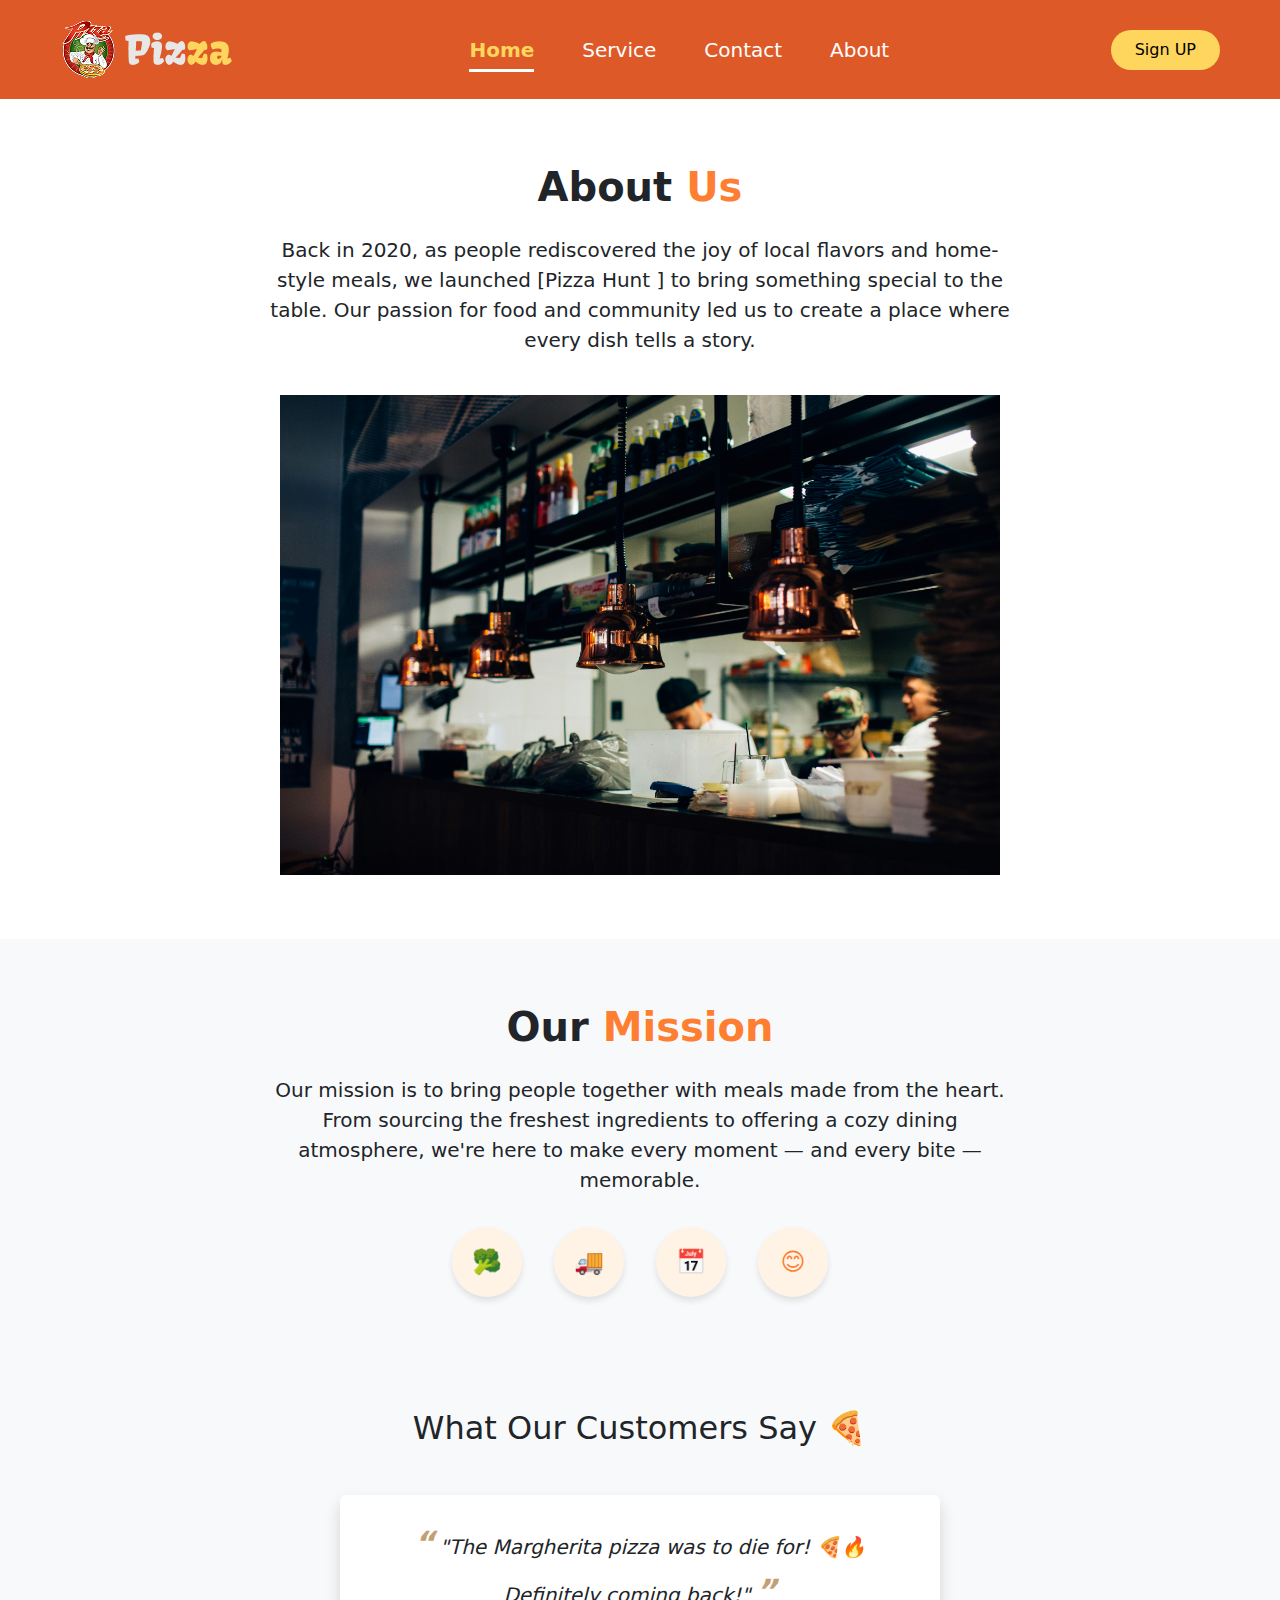
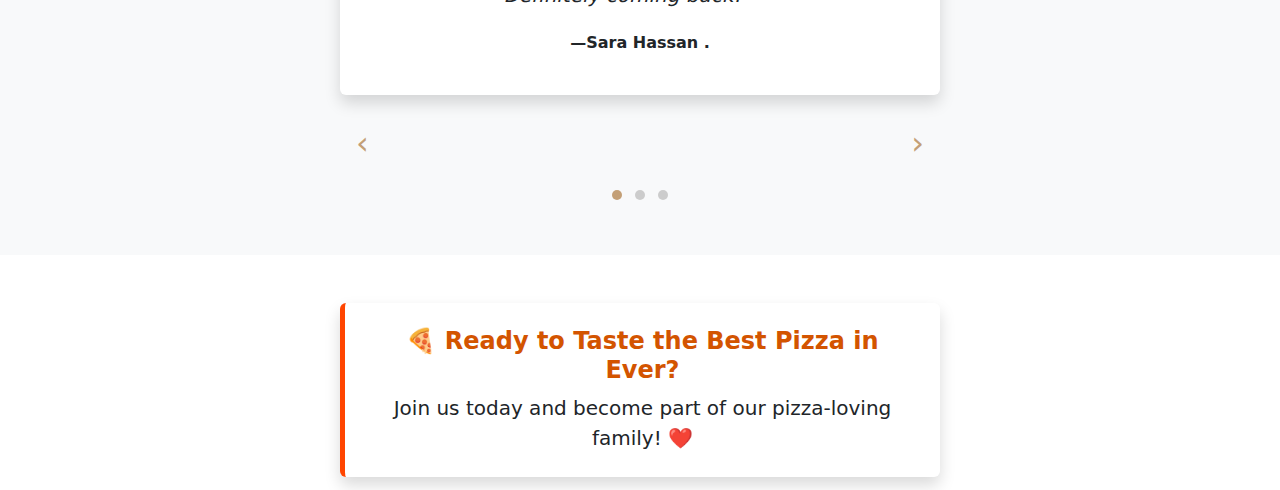
<file: about.html>
<!DOCTYPE html>
<html lang="en">
<head>
    <meta charset="UTF-8">
    <meta name="viewport" content="width=device-width, initial-scale=1.0">
    <title>About Us</title>
      <link href="https://cdn.jsdelivr.net/npm/bootstrap@5.3.0/dist/css/bootstrap.min.css" rel="stylesheet">
      <link rel="stylesheet" href="./style.css">
</head>
<body>
    
    <!-- nav -->
       <nav class="navbar navbar-expand-lg px-5 about_nav">
  <div class="container-fluid " >
    <img src="./images/logo.png" alt="Logo" class="navbar-brand img-fluid rounded">
    <button class="navbar-toggler" type="button" data-bs-toggle="collapse" data-bs-target="#navbarSupportedContent" aria-controls="navbarSupportedContent" aria-expanded="false" aria-label="Toggle navigation">
      <span class="navbar-toggler-icon"></span>
    </button>
<div class="collapse navbar-collapse" id="navbarSupportedContent">
 <div class="d-flex flex-column flex-lg-row align-items-center justify-content-between w-100 align-item-center">

    <ul class="navbar-nav mb-2 mb-lg-0 d-flex gap-5 mx-auto fs-5 custom-nav">
  <li class="nav-item">
    <a class="active"  href="./index.html">Home</a>
  </li>
  <li class="nav-item">
    <a class="" href="#">Service</a>
  </li>
 <li class="nav-item">
  <a href="./contact.html">Contact</a>
</li>

  <li class="nav-item">
    <a class="" href="#">About</a>
  </li>
</ul>
    <button class="px-4 py-2 sign">Sign UP</button>
  </div>
</div>
  </div>
</nav>
<!--  end of nav  -->
<section class="about-section text-center">
    <div class="container">
      <h2 class="section-title mb-4">About <span class="highlight">Us</span></h2>
      <p class="lead mx-auto" style="max-width: 750px;">
        Back in 2020, as people rediscovered the joy of local flavors and home-style meals,
        we launched <strong>[Pizza Hunt ]</strong> to bring something special to the table. 
        Our passion for food and community led us to create a place where every dish tells a story.
      </p>
      <img src="./images/staff.jpg" alt="About Us" class="about-img mt-4 img-fluid">
    </div>
  </section>

  <!-- Our Mission Section -->
  <section class="mission-section bg-light text-center">
    <div class="container">
      <h2 class="section-title mb-4">Our <span class="highlight">Mission</span></h2>
      <p class="lead mx-auto" style="max-width: 750px;">
        Our mission is to bring people together with meals made from the heart. From sourcing the freshest ingredients
        to offering a cozy dining atmosphere, we're here to make every moment — and every bite — memorable.
      </p>

      <div class="icon-wrapper">
        <div class="icon-box" title="Fresh Ingredients">🥦</div>
        <div class="icon-box" title="Fast Delivery">🚚</div>
        <div class="icon-box" title="Seasonal Menus">📅</div>
        <div class="icon-box" title="Friendly Staff">😊</div>
      </div>

    </div>
  </section>
<!-- Testimonels  -->
<section class="testimonial-section bg-light py-5">
  <div class="container text-center">
    <h2 class="mb-5">What Our Customers Say 🍕</h2>

    <input type="radio" name="testimonial" id="t1" checked hidden>
    <input type="radio" name="testimonial" id="t2" hidden>
    <input type="radio" name="testimonial" id="t3" hidden>
    <div class="testimonial-slider position-relative mx-auto" style="max-width: 600px;">
      <!-- Slide Container -->
      <div class="slides">
        <div class="testimonial-card bg-white shadow p-4 rounded" id="slide1">
          <p class="testimonial-message fs-5 fst-italic">"The Margherita pizza was to die for! 🍕🔥 Definitely coming back!"</p>
          <p class="testimonial-author fw-bold mt-3">—Sara Hassan .</p>
        </div>

        <div class="testimonial-card bg-white shadow p-4 rounded" id="slide2">
          <p class="testimonial-message fs-5 fst-italic">"Great crust, fresh toppings, and cozy vibes. Best pizza in town! 👌❤️"</p>
          <p class="testimonial-author fw-bold mt-3">— Rawda .</p>
        </div>

        <div class="testimonial-card bg-white shadow p-4 rounded" id="slide3">
          <p class="testimonial-message fs-5 fst-italic">"Super fast delivery and the pepperoni was so cheesy and delicious! 🧀🚴"</p>
          <p class="testimonial-author fw-bold mt-3">— Samar Adnan</p>
        </div>
      </div>
      <!-- Arrows -->
      <div class="nav-arrows d-flex justify-content-between mt-4 px-3">
        <label for="t3" class="arrow-btn">‹</label>
        <label for="t2" class="arrow-btn">›</label>

        <label for="t1" class="arrow-btn d-none" id="arrow1-prev">‹</label>
        <label for="t3" class="arrow-btn d-none" id="arrow1-next">›</label>

        <label for="t2" class="arrow-btn d-none" id="arrow2-prev">‹</label>
        <label for="t1" class="arrow-btn d-none" id="arrow2-next">›</label>

        <label for="t3" class="arrow-btn d-none" id="arrow3-prev">‹</label>
        <label for="t2" class="arrow-btn d-none" id="arrow3-next">›</label>
      </div>
    </div>
    <!-- Navigation  -->
    <div class="dots mt-3">
      <label for="t1" class="dot"></label>
      <label for="t2" class="dot"></label>
      <label for="t3" class="dot"></label>
    </div>
  </div>
</section>

<!-- Join us  -->
<div class="join-box bg-white shadow rounded p-4 mt-5 mx-auto text-center" style="max-width: 600px;">
  <h4 class=" fw-bold mb-2">🍕 Ready to Taste the Best Pizza in Ever?</h4>
  <p class="fs-5 mb-0">Join us today and become part of our pizza-loving family! ❤️</p>
</div>


 <script src="./main.js"></script>
      <script src="https://cdn.jsdelivr.net/npm/bootstrap@5.3.0/dist/js/bootstrap.bundle.min.js"></script>
</body>
</html>
</file>
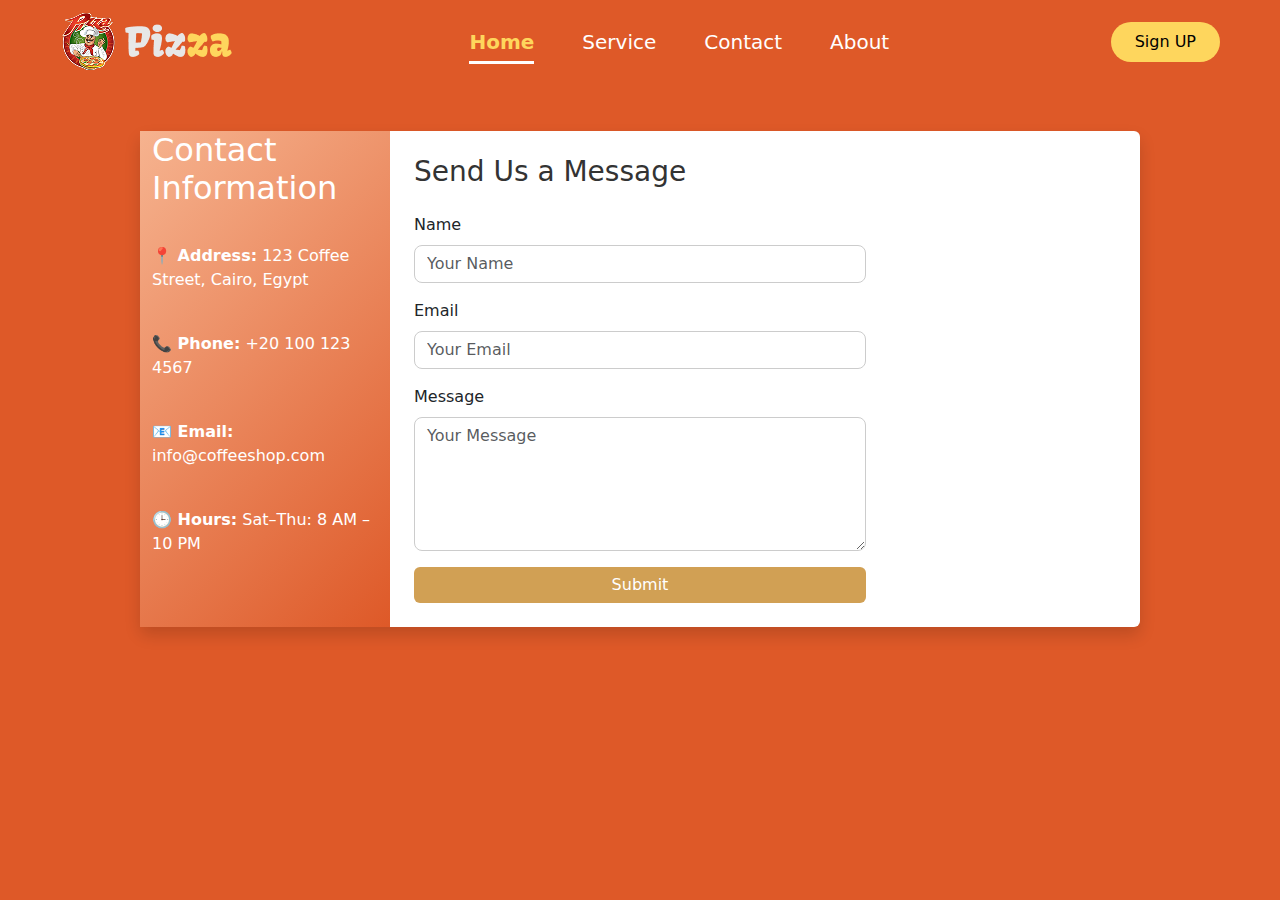
<file: contact.html>
<!DOCTYPE html>
<html lang="en">
<head>
  <meta charset="UTF-8" />
  <meta name="viewport" content="width=device-width, initial-scale=1.0" />
  <title>Contact Us</title>
  <link href="https://cdn.jsdelivr.net/npm/bootstrap@5.3.0/dist/css/bootstrap.min.css" rel="stylesheet">
  <link rel="stylesheet" href="./style.css">
  <style>

  </style>
</head>
<body>
 <!-- nav --> 
  <header>
      <nav class="navbar navbar-expand-lg px-5 ">
  <div class="container-fluid " >
    <img src="./images/logo.png" alt="Logo" class="navbar-brand img-fluid rounded">
    <button class="navbar-toggler" type="button" data-bs-toggle="collapse" data-bs-target="#navbarSupportedContent" aria-controls="navbarSupportedContent" aria-expanded="false" aria-label="Toggle navigation">
      <span class="navbar-toggler-icon"></span>
    </button>
<div class="collapse navbar-collapse" id="navbarSupportedContent">
 <div class="d-flex flex-column flex-lg-row align-items-center justify-content-between w-100 align-item-center">

    <ul class="navbar-nav mb-2 mb-lg-0 d-flex gap-5 mx-auto fs-5 custom-nav">
  <li class="nav-item">
    <a class="active"  href="./index.html">Home</a>
  </li>
  <li class="nav-item">
    <a class="" href="#">Service</a>
  </li>
 <li class="nav-item">
  <a href="#">Contact</a>
</li>

  <li class="nav-item">
    <a class="" href="./about.html">About</a>
  </li>
</ul>
    <button class="px-4 py-2 sign">Sign UP</button>
  </div>
</div>
  </div>
</nav>
  <!-- end of nav -->
   <!-- contact  -->
    <section class="contact-section py-5   ">
  <div class="container ">
    <div class="row bg-white shadow rounded  ">
      <!-- Left Side: Contact Info -->
      <div class="col-md-3 mb-4 mb-md-0 left-con text-white lists">
        <h2 class="mb-4">Contact Information</h2>
        <p><strong>📍 Address:</strong> 123 Coffee Street, Cairo, Egypt</p>
        <p><strong>📞 Phone:</strong> +20 100 123 4567</p>
        <p><strong>📧 Email:</strong> info@coffeeshop.com</p>
        <p><strong>🕒 Hours:</strong> Sat–Thu: 8 AM – 10 PM</p>
      </div>

      <!-- Right Side: Contact Form -->
      <div class="col-md-6 p-4">
        <h3 class="mb-4">Send Us a Message</h3>
        <form>
          <div class="mb-3">
            <label for="name" class="form-label">Name</label>
            <input type="text" id="name" class="form-control" placeholder="Your Name">
          </div>
          <div class="mb-3">
            <label for="email" class="form-label">Email</label>
            <input type="email" id="email" class="form-control" placeholder="Your Email">
          </div>
          <div class="mb-3">
            <label for="message" class="form-label">Message</label>
            <textarea id="message" rows="5" class="form-control" placeholder="Your Message"></textarea>
          </div>
          <button type="submit" class="btn btn-primary w-100">Submit</button>
        </form>
      </div>
    </div>
  </div>
</section>

    </header>
 <script src="./main.js"></script>
  <script src="https://cdn.jsdelivr.net/npm/bootstrap@5.3.0/dist/js/bootstrap.bundle.min.js"></script>
</body>
</html>
</file>
<file: style.css>
*
{
    margin: 0;
    padding: 0;
    box-sizing: border-box;
}
:root {
    --orange_background :#de5928;
    --yellow_li : #FED65D;

}
/* header */
header {
  min-height: 100vh;
  background: var(--orange_background) ;
  box-shadow: 7px 4px 9.6px rgba(0, 0, 0, 0.3);
  
}
a
{text-decoration: none;}
/* nav */
/* li */
.nav-item a  {
 color: white;
 text-decoration: none;
}
.nav-item .active {
    color: var(--yellow_li);
    font-weight: 600;
}

/* line below li on hover */
.custom-nav a {
  position: relative;
  color: white;
  padding-bottom: 10px;
}

.custom-nav a::after {
  content: "";
  position: absolute;
  bottom: 0;
  left: 0;
  height: 3px;
  width: 100%;
  background-color: white;
  transition: transform 0.3s ease;
  transform: scaleX(0);
  transform-origin: left;
}

.custom-nav a:hover::after,
.custom-nav a.active::after {
  transform: scaleX(1);
}
.sign
{
    border-radius: 25px;
    background-color: var(--yellow_li);
    border: none;
}
.sign:hover
{
    background-color: white;
    color: var(--orange_background);
}
/* hero  */

.hero-text {
  flex: 1;
}

.cont {
 width: 495px;
  height: 371px;
  border-radius: 50%;
  flex-shrink: 0;

  display: flex;
  align-items: center;
justify-content: start;
  overflow: hidden;
}

.cont img {
  width: 90%;
  height: auto;
  object-fit: contain;
  transition: opacity 0.5s ease;
}
#pizza-bg {
  width: 100%;
  height: 100%;
  background-size: cover;
  background-position: center;
  background-repeat: no-repeat;
  transition: background-image 1s ease-in-out;
  border-radius: 50%;
}
.circle-img-box {
  width: 495px;
  height: 371px;
  overflow: hidden;
}
/* end of header  */
/* start of features section  */
/*  */ 
        .feature {
            background: white;
            transition: transform 0.3s ease, box-shadow 0.3s ease;
        }
        
        .feature:hover {
            transform: translateY(-5px);
            box-shadow: 0 10px 20px rgba(0,0,0,0.1);
        }

        /*  */
        /*  best seller  */
       .products {
  padding: 2rem 1rem;
  text-align: center;
}

.heading-section {
  font-size: 2rem;
  color: #d35400;
  margin-bottom: 2rem;
}

.food {
  display: flex;
  flex-wrap: wrap;
  justify-content: center;
  gap: 2rem;
}

.pizza-card {
  background: #fff8f0;
  border-radius: 1rem;
  box-shadow: 0 4px 8px rgba(0,0,0,0.1);
  transition: transform 0.3s ease, box-shadow 0.3s ease;
  width: 100%;
  max-width: 300px;
  padding: 1rem;
}

.pizza-card img {
  width: 100%;
  border-radius: 0.75rem;
  transition: transform 0.3s ease;
}

.pizza-card .title {
  font-weight: bold;
  font-size: 1.2rem;
  margin-top: 1rem;
  color: #2c3e50;
}

.pizza-card a {
  display: inline-block;
  margin-top: 0.5rem;
  color: #e67e22;
  text-decoration: none;
  font-weight: bold;
}

.pizza-card:hover {
  transform: translateY(-5px);
  box-shadow: 0 8px 20px rgba(0,0,0,0.2);
}

.pizza-card:hover img {
  transform: scale(1.05);
}
/* footer */
  .footer {
           background-color:#fff8f0;  
            padding: 3rem 0;
            color: #333;
        }
        
        .footer-brand {
            font-size: 1.8rem;
            font-weight: bold;
            margin-bottom: 1rem;
            color: #333;
        }
        
        .footer-copyright {
            color: #666;
            margin-bottom: 2rem;
        }
        
        .footer-heading {
            font-size: 1.2rem;
            font-weight: bold;
            margin-bottom: 1.5rem;
            color: #333;
        }
        
        .footer-list {
            list-style: none;
            padding: 0;
        }
        
        .footer-list li {
            margin-bottom: 0.8rem;
        }
        
        .footer-list a {
            color: #666;
            text-decoration: none;
            transition: color 0.3s;
        }
        
        .footer-list a:hover {
            color: #000;
        }
        
        .social-icons {
  display: flex;
 
 gap: 1rem;
  margin-top: 1rem;
}

.social-icons a {
  font-size: 1.5rem;
  color: var(--footer_text);
  transition: transform 0.3s, color 0.3s;
}

.social-icons a:hover {
  color: var(--yellow_li);
  transform: scale(1.2);
}

/* END OF HOME PAGE  */
/* contact */
.contact-section {
 max-width: 1000px; 
 margin: 0 auto;
}
.left-con
{
    background: linear-gradient(135deg, #f6b38f, #de5928);
}
.contact-section h3 {
  color: #333;
}

.contact-section .form-control {
  border-radius: 0.5rem;
  border: 1px solid #ccc;
}

.contact-section .btn-primary {
  background-color: #d1a054;
  border: none;
}

.contact-section .btn-primary:hover {
  background-color: #b8860b;
}
.lists p
{
    padding: 12px 0;
}
/* end of contact  */
/*  */
/* about page  */
.about_nav
{
    background-color: var(--orange_background);
    padding: 1rem 0;
}
 .about-section, .mission-section {
      padding: 4rem 1rem;
    }

    .section-title {
      font-size: 2.5rem;
      font-weight: bold;
    }

    .highlight {
      color: #ff7f32; 
    }

    .icon-wrapper {
      display: flex;
      justify-content: center;
      gap: 2rem;
      margin-top: 2rem;
    }

    .icon-box {
      background: #fff3e6;
      padding: 1rem;
      border-radius: 50%;
      width: 70px;
      height: 70px;
      display: flex;
      align-items: center;
      justify-content: center;
      font-size: 1.5rem;
      color: #ff7f32;
      box-shadow: 0 4px 6px rgba(0,0,0,0.1);
    }

    .about-img {
      max-width: 90%;
      height: 480px;
    }
   /* testimonels  */
 .testimonial-slider .testimonial-card {
  display: none;
  transition: all 0.4s ease-in-out;
}

#t1:checked ~ .testimonial-slider #slide1,
#t2:checked ~ .testimonial-slider #slide2,
#t3:checked ~ .testimonial-slider #slide3 {
  display: block;
}

.arrow-btn {
  font-size: 2rem;
  color: #c39f76;
  cursor: pointer;
  user-select: none;
  transition: color 0.3s;
}

.arrow-btn:hover {
  color: #9c7c57;
}

.dots .dot {
  display: inline-block;
  width: 10px;
  height: 10px;
  margin: 0 4px;
  border-radius: 50%;
  background-color: #ccc;
  cursor: pointer;
}

#t1:checked ~ .dots label[for="t1"],
#t2:checked ~ .dots label[for="t2"],
#t3:checked ~ .dots label[for="t3"] {
  background-color: #c39f76;
}

.testimonial-message::before,
.testimonial-message::after {
  font-size: 2rem;
  color: #c39f76;
  font-weight: bold;
}

.testimonial-message::before {
  content: "“";
  margin-right: 5px;
}

.testimonial-message::after {
  content: "”";
  margin-left: 5px;
}
/* Join us */
.join-box {
  box-shadow: 0 6px 16px rgba(0, 0, 0, 0.1);
  background-color: #fff5f0;
  border-left: 5px solid orangered;
  margin-bottom: 13px;
}
.join-box h4 {
  color: #d35400;
}
</file>
